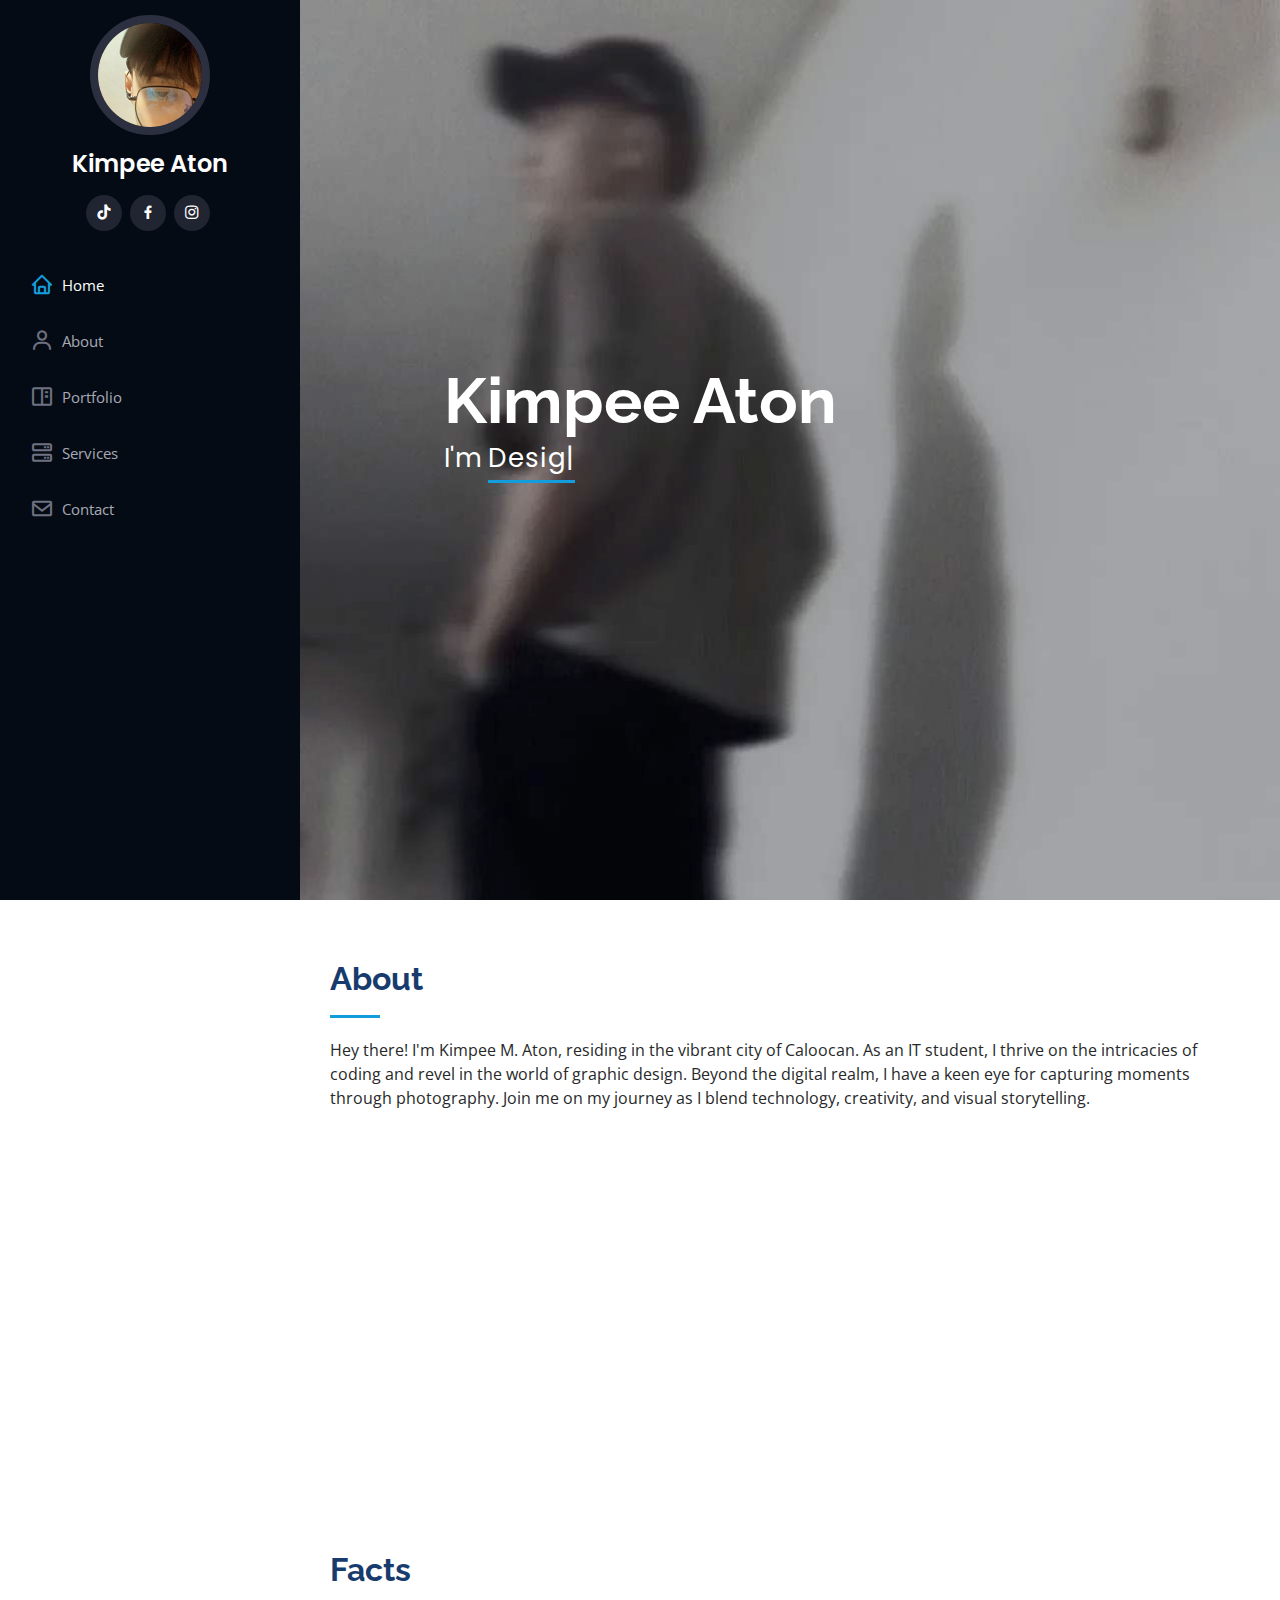
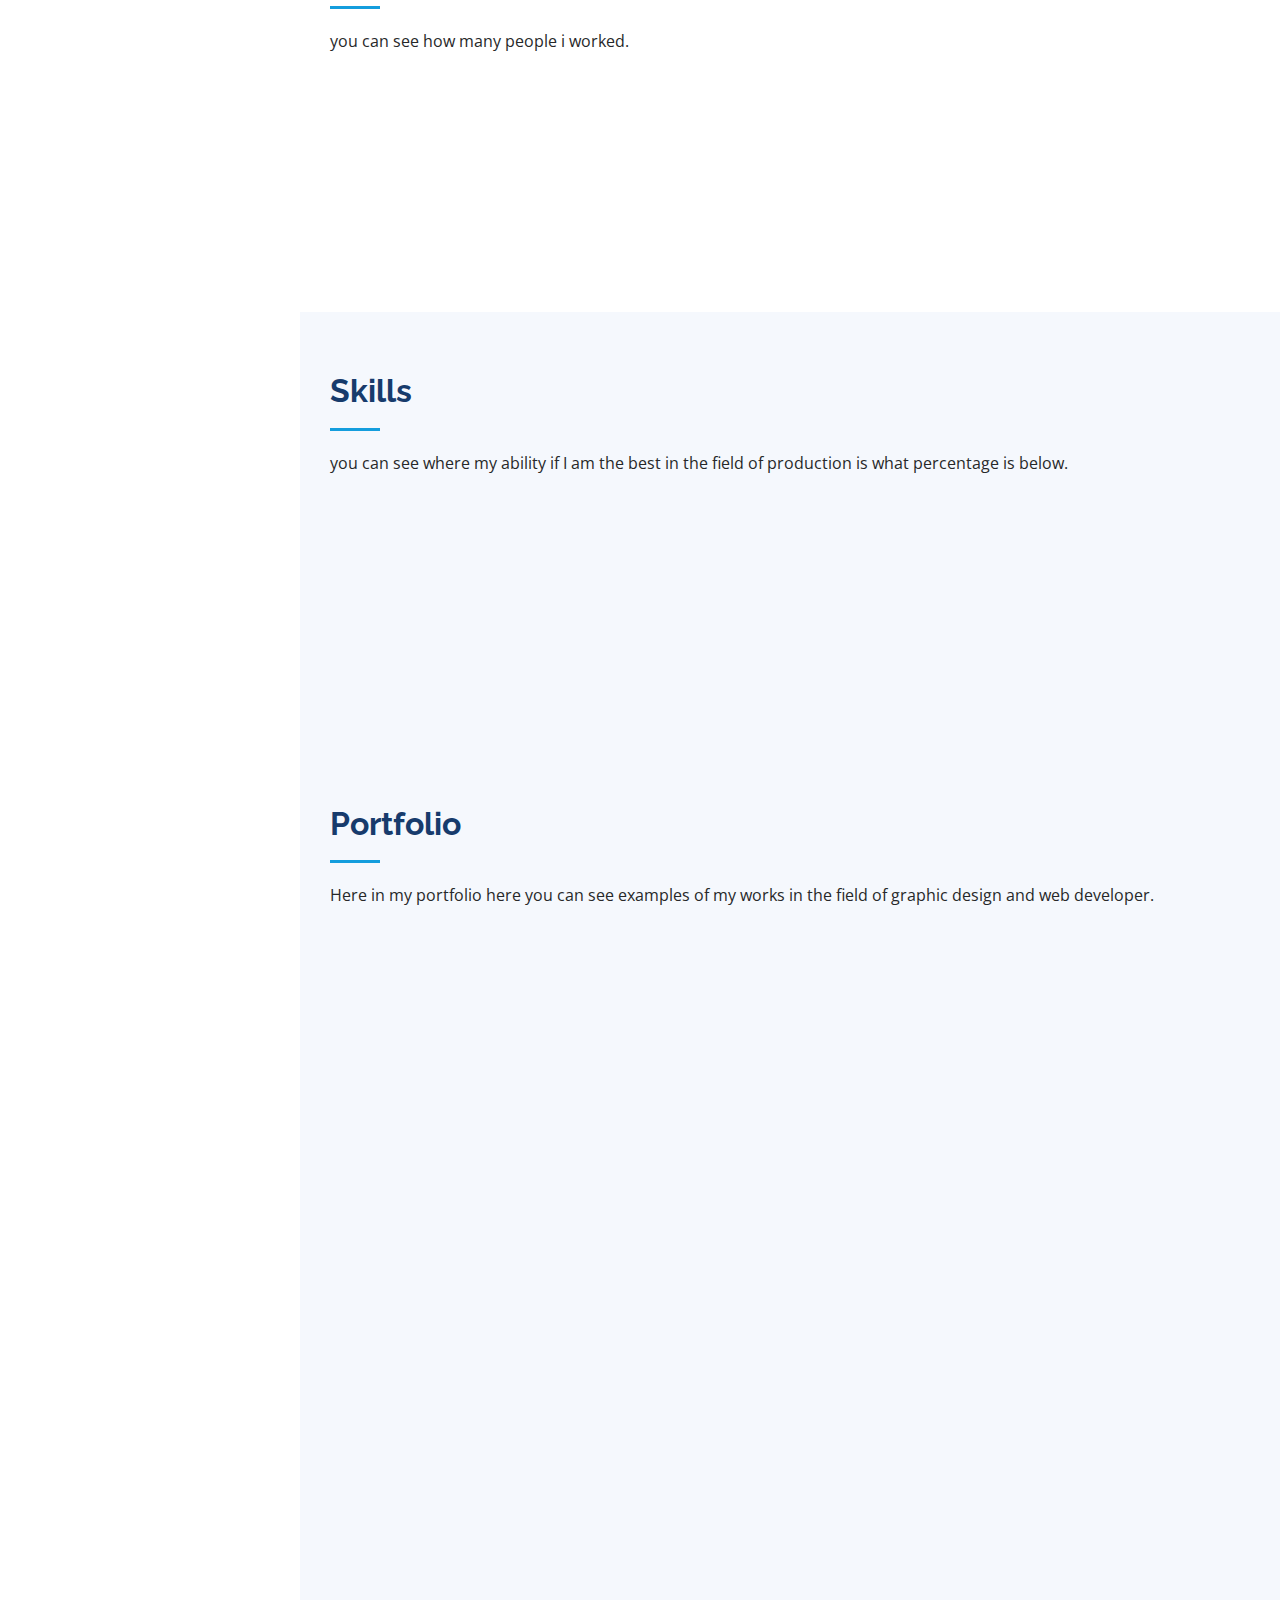
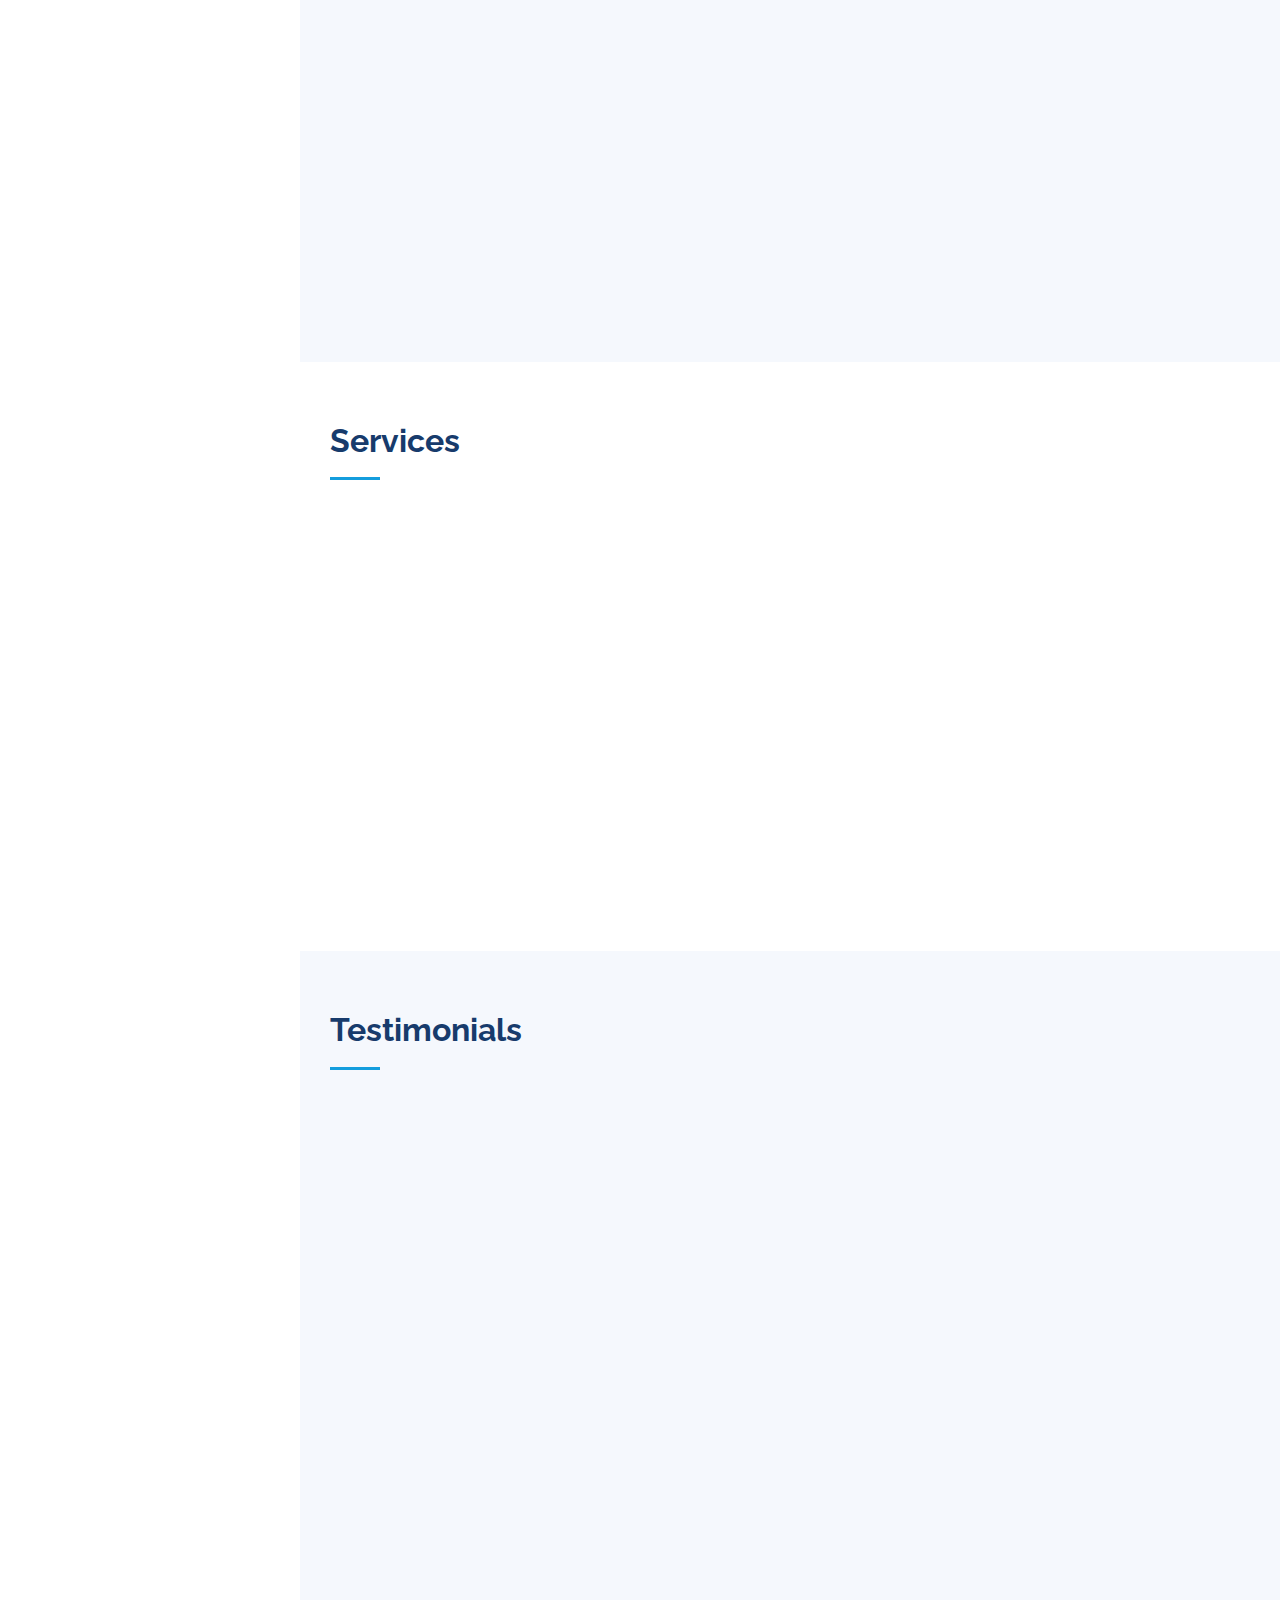
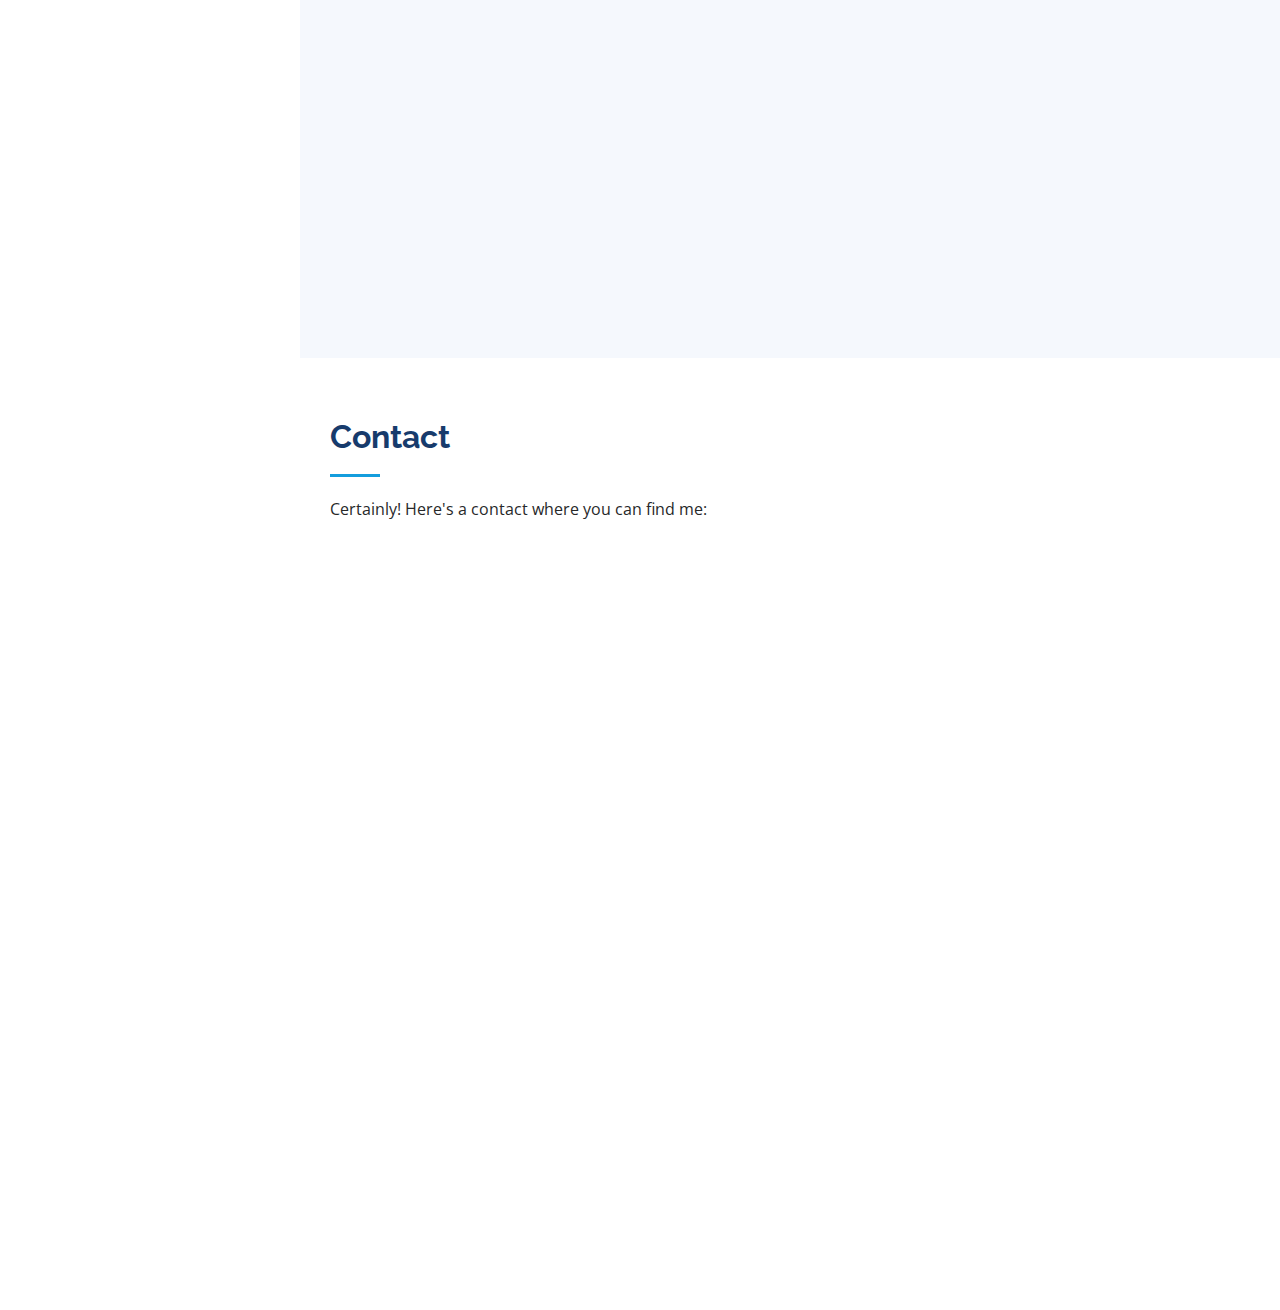
<file: index.html>
<!DOCTYPE html>
<html lang="en">

<head>
  <meta charset="utf-8">
  <meta content="width=device-width, initial-scale=1.0" name="viewport">

  <title>Portfolio Bootstrap</title>
  <meta content="" name="description">
  <meta content="" name="keywords">

  <!-- Favicons -->
  <link href="assets/img/favicon.png" rel="icon">
  <link href="assets/img/apple-touch-icon.png" rel="apple-touch-icon">

  <!-- Google Fonts -->
  <link href="https://fonts.googleapis.com/css?family=Open+Sans:300,300i,400,400i,600,600i,700,700i|Raleway:300,300i,400,400i,500,500i,600,600i,700,700i|Poppins:300,300i,400,400i,500,500i,600,600i,700,700i" rel="stylesheet">

  <!-- Vendor CSS Files -->
  <link href="assets/vendor/aos/aos.css" rel="stylesheet">
  <link href="assets/vendor/bootstrap/css/bootstrap.min.css" rel="stylesheet">
  <link href="assets/vendor/bootstrap-icons/bootstrap-icons.css" rel="stylesheet">
  <link href="assets/vendor/boxicons/css/boxicons.min.css" rel="stylesheet">
  <link href="assets/vendor/glightbox/css/glightbox.min.css" rel="stylesheet">
  <link href="assets/vendor/swiper/swiper-bundle.min.css" rel="stylesheet">

  <!-- Template Main CSS File -->
  <link href="assets/css/style.css" rel="stylesheet">

  <!-- =======================================================
  * Template Name: iPortfolio
  * Template URL: https://bootstrapmade.com/iportfolio-bootstrap-portfolio-websites-template/
  * Updated: Mar 17 2024 with Bootstrap v5.3.3
  * Author: BootstrapMade.com
  * License: https://bootstrapmade.com/license/
  ======================================================== -->
</head>

<body>

  <!-- ======= Mobile nav toggle button ======= -->
  <i class="bi bi-list mobile-nav-toggle d-xl-none"></i>

  <!-- ======= Header ======= -->
  <header id="header">
    <div class="d-flex flex-column">

      <div class="profile">
        <img src="assets/img/prof 1.jpg" alt="" class="img-fluid rounded-circle">
        <h1 class="text-light"><a href="index.html">Kimpee Aton</a></h1>
        <div class="social-links mt-3 text-center">
          <a href="https://www.tiktok.com/@kimaton6?_t=8mcjydPYd9d&_r=1" class="tiktok"><i class="bx bxl-tiktok"></i></a>
          <a href="https://web.facebook.com/profile.php?id=100095316364782&sk=about" class="facebook"><i class="bx bxl-facebook"></i></a>
          <a href="https://www.instagram.com/kim_nota06/" class="instagram"><i class="bx bxl-instagram"></i></a>
        </div>
      </div>

      <nav id="navbar" class="nav-menu navbar">
        <ul>
          <li><a href="#hero" class="nav-link scrollto active"><i class="bx bx-home"></i> <span>Home</span></a></li>
          <li><a href="#about" class="nav-link scrollto"><i class="bx bx-user"></i> <span>About</span></a></li>
          <li><a href="#portfolio" class="nav-link scrollto"><i class="bx bx-book-content"></i> <span>Portfolio</span></a></li>
          <li><a href="#services" class="nav-link scrollto"><i class="bx bx-server"></i> <span>Services</span></a></li>
          <li><a href="#contact" class="nav-link scrollto"><i class="bx bx-envelope"></i> <span>Contact</span></a></li>
        </ul>
      </nav><!-- .nav-menu -->
    </div>
  </header><!-- End Header -->

  <!-- ======= Hero Section ======= -->
  <section id="hero" class="d-flex flex-column justify-content-center align-items-center">
    <div class="hero-container" data-aos="fade-in">
      <h1>Kimpee Aton</h1>
      <p>I'm <span class="typed" data-typed-items="Designer, Developer, Freelancer, Editor"></span></p>
    </div>
  </section><!-- End Hero -->

  <main id="main">

    <!-- ======= About Section ======= -->
    <section id="about" class="about">
      <div class="container">

        <div class="section-title">
          <h2>About</h2>
          <p>Hey there! I'm Kimpee M. Aton, residing in the vibrant city of Caloocan. As an IT student, I thrive on the intricacies of coding and revel in the world of graphic design. Beyond the digital realm, I have a keen eye for capturing moments through photography. Join me on my journey as I blend technology, creativity, and visual storytelling.</p>
        </div>

        <div class="row">
          <div class="col-lg-4" data-aos="fade-right">
            <img src="assets/img/about.jpg" class="img-fluid" alt="">
          </div>
          <div class="col-lg-8 pt-4 pt-lg-0 content" data-aos="fade-left">
            <h3>Graphic Designer &amp; Web Developer.</h3>
            <div class="row">
              <div class="col-lg-6">
                <ul>
                  <li><i class="bi bi-chevron-right"></i> <strong>Birthday:</strong> <span>6 September 2003</span></li>
                  <li><i class="bi bi-chevron-right"></i> <strong>Phone:</strong> <span>+364-22-87</span></li>
                  <li><i class="bi bi-chevron-right"></i> <strong>City:</strong> <span>Caloocan City Manila</span></li>
                  <li><i class="bi bi-chevron-right"></i> <strong>Hobbies:</strong> <span>Playing Moba Games and Playing Basketball and Lastly bond with my family.</span></li>
                </ul>
              </div>
              <div class="col-lg-6">
                <ul>
                  <li><i class="bi bi-chevron-right"></i> <strong>Age:</strong> <span>20</span></li>
                  <li><i class="bi bi-chevron-right"></i> <strong>Talent:</strong> <span>SInging & Dancing</span></li>
                  <li><i class="bi bi-chevron-right"></i> <strong>Email:</strong> <span>k1mpeeaton06@gmail.com</span></li>
                  <li><i class="bi bi-chevron-right"></i> <strong>Editor:</strong> <span>Available</span></li>
                </ul>
              </div>
          </div>
        </div>

      </div>
    </section><!-- End About Section -->

    <!-- ======= Facts Section ======= -->
    <section id="facts" class="facts">
      <div class="container">

        <div class="section-title">
          <h2>Facts</h2>
          <p>you can see how many people i worked.</p>
        </div>

        <div class="row no-gutters">

          <div class="col-lg-3 col-md-6 d-md-flex align-items-md-stretch" data-aos="fade-up">
            <div class="count-box">
              <i class="bi bi-emoji-smile"></i>
              <span data-purecounter-start="0" data-purecounter-end="100" data-purecounter-duration="1" class="purecounter"></span>
              <p><strong>Happy People</strong> satisfied people</p>
            </div>
          </div>

          <div class="col-lg-3 col-md-6 d-md-flex align-items-md-stretch" data-aos="fade-up" data-aos-delay="100">
            <div class="count-box">
              <i class="bi bi-journal-richtext"></i>
              <span data-purecounter-start="0" data-purecounter-end="10" data-purecounter-duration="1" class="purecounter"></span>
              <p><strong>Projects</strong></p>
            </div>
          </div>

          <div class="col-lg-3 col-md-6 d-md-flex align-items-md-stretch" data-aos="fade-up" data-aos-delay="200">
            <div class="count-box">
              <i class="bi bi-headset"></i>
              <span data-purecounter-start="0" data-purecounter-end="1" data-purecounter-duration="1" class="purecounter"></span>
              <p><strong>Hours Of Support</strong></p>
            </div>
          </div>

          <div class="col-lg-3 col-md-6 d-md-flex align-items-md-stretch" data-aos="fade-up" data-aos-delay="300">
            <div class="count-box">
              <i class="bi bi-people"></i>
              <span data-purecounter-start="0" data-purecounter-end="3" data-purecounter-duration="1" class="purecounter"></span>
              <p><strong>Helping me</strong></p>
            </div>
          </div>

        </div>

      </div>
    </section><!-- End Facts Section -->

    <!-- ======= Skills Section ======= -->
    <section id="skills" class="skills section-bg">
      <div class="container">

        <div class="section-title">
          <h2>Skills</h2>
          <p>you can see where my ability if I am the best in the field of production is what percentage is below.</p>
        </div>

        <div class="row skills-content">

          <div class="col-lg-6" data-aos="fade-up">

            <div class="progress">
              <span class="skill">HTML <i class="val">100%</i></span>
              <div class="progress-bar-wrap">
                <div class="progress-bar" role="progressbar" aria-valuenow="100" aria-valuemin="0" aria-valuemax="100"></div>
              </div>
            </div>

            <div class="progress">
              <span class="skill">CSS <i class="val">90%</i></span>
              <div class="progress-bar-wrap">
                <div class="progress-bar" role="progressbar" aria-valuenow="90" aria-valuemin="0" aria-valuemax="100"></div>
              </div>
            </div>

            <div class="progress">
              <span class="skill">JavaScript <i class="val">75%</i></span>
              <div class="progress-bar-wrap">
                <div class="progress-bar" role="progressbar" aria-valuenow="75" aria-valuemin="0" aria-valuemax="100"></div>
              </div>
            </div>

          </div>

          <div class="col-lg-6" data-aos="fade-up" data-aos-delay="100">

            <div class="progress">
              <span class="skill">PHP <i class="val">80%</i></span>
              <div class="progress-bar-wrap">
                <div class="progress-bar" role="progressbar" aria-valuenow="80" aria-valuemin="0" aria-valuemax="100"></div>
              </div>
            </div>

            <div class="progress">
              <span class="skill">WordPress/CMS <i class="val">90%</i></span>
              <div class="progress-bar-wrap">
                <div class="progress-bar" role="progressbar" aria-valuenow="90" aria-valuemin="0" aria-valuemax="100"></div>
              </div>
            </div>

            <div class="progress">
              <span class="skill">Photoshop <i class="val">100%</i></span>
              <div class="progress-bar-wrap">
                <div class="progress-bar" role="progressbar" aria-valuenow="100" aria-valuemin="0" aria-valuemax="100"></div>
              </div>
            </div>

          </div>

        </div>

      </div>
    </section><!-- End Skills Section -->


    <!-- ======= Portfolio Section ======= -->
    <section id="portfolio" class="portfolio section-bg">
      <div class="container">

        <div class="section-title">
          <h2>Portfolio</h2>
          <p>Here in my portfolio here you can see examples of my works in the field of graphic design and web developer.</p>
        </div>

        <div class="row" data-aos="fade-up">
          <div class="col-lg-12 d-flex justify-content-center">
            <ul id="portfolio-flters">
              <li data-filter="*" class="filter-active">All</li>
              <li data-filter=".filter-app">App</li>
              <li data-filter=".filter-card">Card</li>
              <li data-filter=".filter-web">Web</li>
            </ul>
          </div>
        </div>

        <div class="row portfolio-container" data-aos="fade-up" data-aos-delay="100">

          <div class="col-lg-4 col-md-6 portfolio-item filter-app">
            <div class="portfolio-wrap">
              <img src="assets/img/portfolio/portfolio 1.jpg" class="img-fluid" alt="">
              <div class="portfolio-links">
                <a href="assets/img/portfolio/portfolio 1.jpg" data-gallery="portfolioGallery" class="portfolio-lightbox" title="App 1"><i class="bx bx-plus"></i></a>
                <a href="portfolio-details.html" title="More Details"><i class="bx bx-link"></i></a>
              </div>
            </div>
          </div>

          <div class="col-lg-4 col-md-6 portfolio-item filter-web">
            <div class="portfolio-wrap">
              <img src="assets/img/portfolio/portfolio 2.jpg" class="img-fluid" alt="">
              <div class="portfolio-links">
                <a href="assets/img/portfolio/portfolio 2.jpg" data-gallery="portfolioGallery" class="portfolio-lightbox" title="Web 3"><i class="bx bx-plus"></i></a>
                <a href="portfolio-details.html" title="More Details"><i class="bx bx-link"></i></a>
              </div>
            </div>
          </div>

          <div class="col-lg-4 col-md-6 portfolio-item filter-app">
            <div class="portfolio-wrap">
              <img src="assets/img/portfolio/portfolio 3.jpg" class="img-fluid" alt="">
              <div class="portfolio-links">
                <a href="assets/img/portfolio/portfolio 3.jpg" data-gallery="portfolioGallery" class="portfolio-lightbox" title="App 2"><i class="bx bx-plus"></i></a>
                <a href="portfolio-details.html" title="More Details"><i class="bx bx-link"></i></a>
              </div>
            </div>
          </div>

          <div class="col-lg-4 col-md-6 portfolio-item filter-card">
            <div class="portfolio-wrap">
              <img src="assets/img/portfolio/portfolio 4.jpg" class="img-fluid" alt="">
              <div class="portfolio-links">
                <a href="assets/img/portfolio/portfolio 4.jpg" data-gallery="portfolioGallery" class="portfolio-lightbox" title="Card 2"><i class="bx bx-plus"></i></a>
                <a href="portfolio-details.html" title="More Details"><i class="bx bx-link"></i></a>
              </div>
            </div>
          </div>

          <div class="col-lg-4 col-md-6 portfolio-item filter-web">
            <div class="portfolio-wrap">
              <img src="assets/img/portfolio/portfolio 5.jpg" class="img-fluid" alt="">
              <div class="portfolio-links">
                <a href="assets/img/portfolio/portfolio 5.jpg" data-gallery="portfolioGallery" class="portfolio-lightbox" title="Web 2"><i class="bx bx-plus"></i></a>
                <a href="portfolio-details.html" title="More Details"><i class="bx bx-link"></i></a>
              </div>
            </div>
          </div>

          <div class="col-lg-4 col-md-6 portfolio-item filter-app">
            <div class="portfolio-wrap">
              <img src="assets/img/portfolio/portfolio 6.jpg" class="img-fluid" alt="">
              <div class="portfolio-links">
                <a href="assets/img/portfolio/portfolio 6.jpg" data-gallery="portfolioGallery" class="portfolio-lightbox" title="App 3"><i class="bx bx-plus"></i></a>
                <a href="portfolio-details.html" title="More Details"><i class="bx bx-link"></i></a>
              </div>
            </div>
          </div>

          <div class="col-lg-4 col-md-6 portfolio-item filter-card">
            <div class="portfolio-wrap">
              <img src="assets/img/portfolio/portfolio 7.jpg" class="img-fluid" alt="">
              <div class="portfolio-links">
                <a href="assets/img/portfolio/portfolio 7.jpg" data-gallery="portfolioGallery" class="portfolio-lightbox" title="Card 1"><i class="bx bx-plus"></i></a>
                <a href="portfolio-details.html" title="More Details"><i class="bx bx-link"></i></a>
              </div>
            </div>
          </div>

          <div class="col-lg-4 col-md-6 portfolio-item filter-card">
            <div class="portfolio-wrap">
              <img src="assets/img/portfolio/portfolio 8.jpg" class="img-fluid" alt="">
              <div class="portfolio-links">
                <a href="assets/img/portfolio/portfolio 8.jpg" data-gallery="portfolioGallery" class="portfolio-lightbox" title="Card 3"><i class="bx bx-plus"></i></a>
                <a href="portfolio-details.html" title="More Details"><i class="bx bx-link"></i></a>
              </div>
            </div>
          </div>

          <div class="col-lg-4 col-md-6 portfolio-item filter-web">
            <div class="portfolio-wrap">
              <img src="assets/img/portfolio/portfolio 9.jpg" class="img-fluid" alt="">
              <div class="portfolio-links">
                <a href="assets/img/portfolio/portfolio 9.jpg" data-gallery="portfolioGallery" class="portfolio-lightbox" title="Web 3"><i class="bx bx-plus"></i></a>
                <a href="portfolio-details.html" title="More Details"><i class="bx bx-link"></i></a>
              </div>
            </div>
          </div>

        </div>

      </div>
    </section><!-- End Portfolio Section -->

    <!-- ======= Services Section ======= -->
    <section id="services" class="services">
      <div class="container">

        <div class="section-title">
          <h2>Services</h2>
        </div>

        <div class="row">
          <div class="col-lg-4 col-md-6 icon-box" data-aos="fade-up">
            <div class="icon"><i class="bi bi-briefcase"></i></div>
            <h4 class="title"><a href="">Job Experience</a></h4>
            <p class="description">I used to work after the pandemic like senior high in grade 11 and I manage a design for my boss businesses.</p>
          </div>
          <div class="col-lg-4 col-md-6 icon-box" data-aos="fade-up" data-aos-delay="100">
            <div class="icon"><i class="bi bi-card-checklist"></i></div>
            <h4 class="title"><a href="">Language</a></h4>
            <p class="description">I have already familiarized myself in HTML/CSS, C#.</p>
          </div>
          <div class="col-lg-4 col-md-6 icon-box" data-aos="fade-up" data-aos-delay="200">
            <div class="icon"><i class="bi bi-bar-chart"></i></div>
            <h4 class="title"><a href="">Web Design</a></h4>
            <p class="description">i tried little but i choose to learn more</p>
          </div>
          <div class="col-lg-4 col-md-6 icon-box" data-aos="fade-up" data-aos-delay="300">
            <div class="icon"><i class="bi bi-binoculars"></i></div>
            <h4 class="title"><a href="">Mobile Apps</a></h4>
            <p class="description">in my senior high days we went to the event at sti about gaming development and tried to create a game like mario in 2D.</p>
          </div>
          <div class="col-lg-4 col-md-6 icon-box" data-aos="fade-up" data-aos-delay="400">
            <div class="icon"><i class="bi bi-brightness-high"></i></div>
            <h4 class="title"><a href="">Analytics</a></h4>
            <p class="description">As a College i started to study of coding and programming and designing.</p>
          </div>
          <div class="col-lg-4 col-md-6 icon-box" data-aos="fade-up" data-aos-delay="500">
            <div class="icon"><i class="bi bi-calendar4-week"></i></div>
            <h4 class="title"><a href="">Designing</a></h4>
            <p class="description">im tried much editing apps but Photoshop is the best for me for designing.</p>
          </div>
        </div>

      </div>
    </section><!-- End Services Section -->

    <!-- ======= Testimonials Section ======= -->
    <section id="testimonials" class="testimonials section-bg">
      <div class="container">

        <div class="section-title">
          <h2>Testimonials</h2>
        </div>

        <div class="testimonials-slider swiper" data-aos="fade-up" data-aos-delay="100">
          <div class="swiper-wrapper">

            <div class="swiper-slide">
              <div class="testimonial-item" data-aos="fade-up">
                <p>
                  <i class="bx bxs-quote-alt-left quote-icon-left"></i>
                  Kimpee M. Aton is an invaluable asset to our team. Their passion for graphic design and expertise in IT bring a unique perspective to our projects. Kimpee's dedication to excellence and ability to adapt to new challenges have consistently impressed me. Their creativity and attention to detail have elevated our brand's visual identity, and their contributions have significantly impacted our success. I have full confidence in Kimpee's abilities and am grateful to have them as part of our team.
                  <i class="bx bxs-quote-alt-right quote-icon-right"></i>
                </p>
                <img src="assets/img/testimonials/testimonials-1.jpg" class="testimonial-img" alt="">
                <h3>Saul Goodman</h3>
                <h4>Ceo &amp; Founder</h4>
              </div>
            </div><!-- End testimonial item -->

            <div class="swiper-slide">
              <div class="testimonial-item" data-aos="fade-up" data-aos-delay="100">
                <p>
                  <i class="bx bxs-quote-alt-left quote-icon-left"></i>
                  Kimpee M. Aton is an exceptional designer with a remarkable ability to bring concepts to life. Their keen eye for detail, coupled with a deep understanding of design principles, consistently results in captivating visuals that exceed expectations. Kimpee's creativity knows no bounds, and their dedication to delivering high-quality work is truly commendable. Working with Kimpee has been an absolute pleasure, and I highly recommend their services to anyone seeking innovative and impactful design solutions.
                  <i class="bx bxs-quote-alt-right quote-icon-right"></i>
                </p>
                <img src="assets/img/testimonials/testimonials-2.jpg" class="testimonial-img" alt="">
                <h3>Sara Wilsson</h3>
                <h4>Designer</h4>
              </div>
            </div><!-- End testimonial item -->

            <div class="swiper-slide">
              <div class="testimonial-item" data-aos="fade-up" data-aos-delay="200">
                <p>
                  <i class="bx bxs-quote-alt-left quote-icon-left"></i>
                  Kimpee M. Aton has been a game-changer for our business. Their talent in graphic design and expertise in shirt printing have transformed our merchandise offerings. Kimpee's creative designs have attracted a whole new customer base, and their attention to detail ensures that every shirt is of the highest quality. Working with Kimpee has been seamless; they are reliable, efficient, and always go above and beyond to meet our needs. I highly recommend Kimpee to anyone looking to enhance their product line with unique and eye-catching designs.
                  <i class="bx bxs-quote-alt-right quote-icon-right"></i>
                </p>
                <img src="assets/img/testimonials/testimonials-3.jpg" class="testimonial-img" alt="">
                <h3>Jena Karlis</h3>
                <h4>Store Owner</h4>
              </div>
            </div><!-- End testimonial item -->

            <div class="swiper-slide">
              <div class="testimonial-item" data-aos="fade-up" data-aos-delay="300">
                <p>
                  <i class="bx bxs-quote-alt-left quote-icon-left"></i>
                  Working with Kimpee M. Aton has been an absolute pleasure. Their professionalism, creativity, and attention to detail make them a standout designer in the freelance community. Kimpee's ability to grasp project requirements quickly and deliver exceptional results sets them apart. Their collaborative nature and willingness to go the extra mile make them a valuable partner on any project. I highly recommend Kimpee to anyone in need of top-notch design services.
                  <i class="bx bxs-quote-alt-right quote-icon-right"></i>
                </p>
                <img src="assets/img/testimonials/testimonials-4.jpg" class="testimonial-img" alt="">
                <h3>Matt Brandon</h3>
                <h4>Freelancer</h4>
              </div>
            </div><!-- End testimonial item -->

            <div class="swiper-slide">
              <div class="testimonial-item" data-aos="fade-up" data-aos-delay="400">
                <p>
                  <i class="bx bxs-quote-alt-left quote-icon-left"></i>
                  Kimpee M. Aton is a talented designer with a keen eye for detail and a strong grasp of design principles. Their work consistently demonstrates a high level of creativity and professionalism. As an editor, I've had the pleasure of collaborating with Kimpee on various projects, and I've always been impressed by their ability to translate concepts into visually stunning designs. Kimpee's dedication to their craft and their commitment to delivering top-quality work make them a valuable asset to any team. I highly recommend Kimpee for their exceptional design skills and their strong work ethic.
                  <i class="bx bxs-quote-alt-right quote-icon-right"></i>
                </p>
                <img src="assets/img/testimonials/testimonials-5.jpg" class="testimonial-img" alt="">
                <h3>John Larson</h3>
                <h4>Professional Editor</h4>
              </div>
            </div><!-- End testimonial item -->

          </div>
          <div class="swiper-pagination"></div>
        </div>

      </div>
    </section><!-- End Testimonials Section -->

    <!-- ======= Contact Section ======= -->
    <section id="contact" class="contact">
      <div class="container">

        <div class="section-title">
          <h2>Contact</h2>
          <p>Certainly! Here's a contact where you can find me:</p>
        </div>

        <div class="row" data-aos="fade-in">

          <div class="col-lg-5 d-flex align-items-stretch">
            <div class="info">
              <div class="address">
                <i class="bi bi-geo-alt"></i>
                <h4>Location:</h4>
                <p>#31 General Tirona St. Bagong Barrio Caloocan City Manila Philippines</p>
              </div>

              <div class="email">
                <i class="bi bi-envelope"></i>
                <h4>Email:</h4>
                <p>k1mpeeaton06@gmail.com</p>
              </div>

              <div class="phone">
                <i class="bi bi-phone"></i>
                <h4>Call:</h4>
                <p>+63 09694 825 195</p>
              </div>

              <iframe src="https://www.google.com/maps/embed?pb=!1m18!1m12!1m3!1d3859.9014341830293!2d120.9970155317343!3d14.66153469407934!2m3!1f0!2f0!3f0!3m2!1i1024!2i768!4f13.1!3m3!1m2!1s0x3397b69ae96f0b0d%3A0xfb4e809e3fdd8850!2s31%20General%20Tirona%2C%20Bagong%20Barrio%20West%2C%20Manila%2C%20Metro%20Manila!5e0!3m2!1sen!2sph!4v1716498618462!5m2!1sen!2sph" frameborder="0" style="border:0; width: 100%; height: 290px;" allowfullscreen></iframe>
            </div>

          </div>

          <div class="col-lg-7 mt-5 mt-lg-0 d-flex align-items-stretch">
            <form action="forms/contact.php" method="post" role="form" class="php-email-form">
              <div class="row">
                <div class="form-group col-md-6">
                  <label for="name">Your Name</label>
                  <input type="text" name="name" class="form-control" id="name" required>
                </div>
                <div class="form-group col-md-6">
                  <label for="name">Your Email</label>
                  <input type="email" class="form-control" name="email" id="email" required>
                </div>
              </div>
              <div class="form-group">
                <label for="name">Subject</label>
                <input type="text" class="form-control" name="subject" id="subject" required>
              </div>
              <div class="form-group">
                <label for="name">Message</label>
                <textarea class="form-control" name="message" rows="10" required></textarea>
              </div>
              <div class="my-3">
                <div class="loading">Loading</div>
                <div class="error-message"></div>
                <div class="sent-message">Your message has been sent. Thank you!</div>
              </div>
              <div class="text-center"><button type="submit">Send Message</button></div>
            </form>
          </div>

        </div>

      </div>
    </section><!-- End Contact Section -->

  </main><!-- End #main -->

  <!-- ======= Footer ======= -->
  <footer id="footer">
    </div>
  </footer><!-- End  Footer -->

  <a href="#" class="back-to-top d-flex align-items-center justify-content-center"><i class="bi bi-arrow-up-short"></i></a>

  <!-- Vendor JS Files -->
  <script src="assets/vendor/purecounter/purecounter_vanilla.js"></script>
  <script src="assets/vendor/aos/aos.js"></script>
  <script src="assets/vendor/bootstrap/js/bootstrap.bundle.min.js"></script>
  <script src="assets/vendor/glightbox/js/glightbox.min.js"></script>
  <script src="assets/vendor/isotope-layout/isotope.pkgd.min.js"></script>
  <script src="assets/vendor/swiper/swiper-bundle.min.js"></script>
  <script src="assets/vendor/typed.js/typed.umd.js"></script>
  <script src="assets/vendor/waypoints/noframework.waypoints.js"></script>
  <script src="assets/vendor/php-email-form/validate.js"></script>

  <!-- Template Main JS File -->
  <script src="assets/js/main.js"></script>

</body>

</html>
</file>
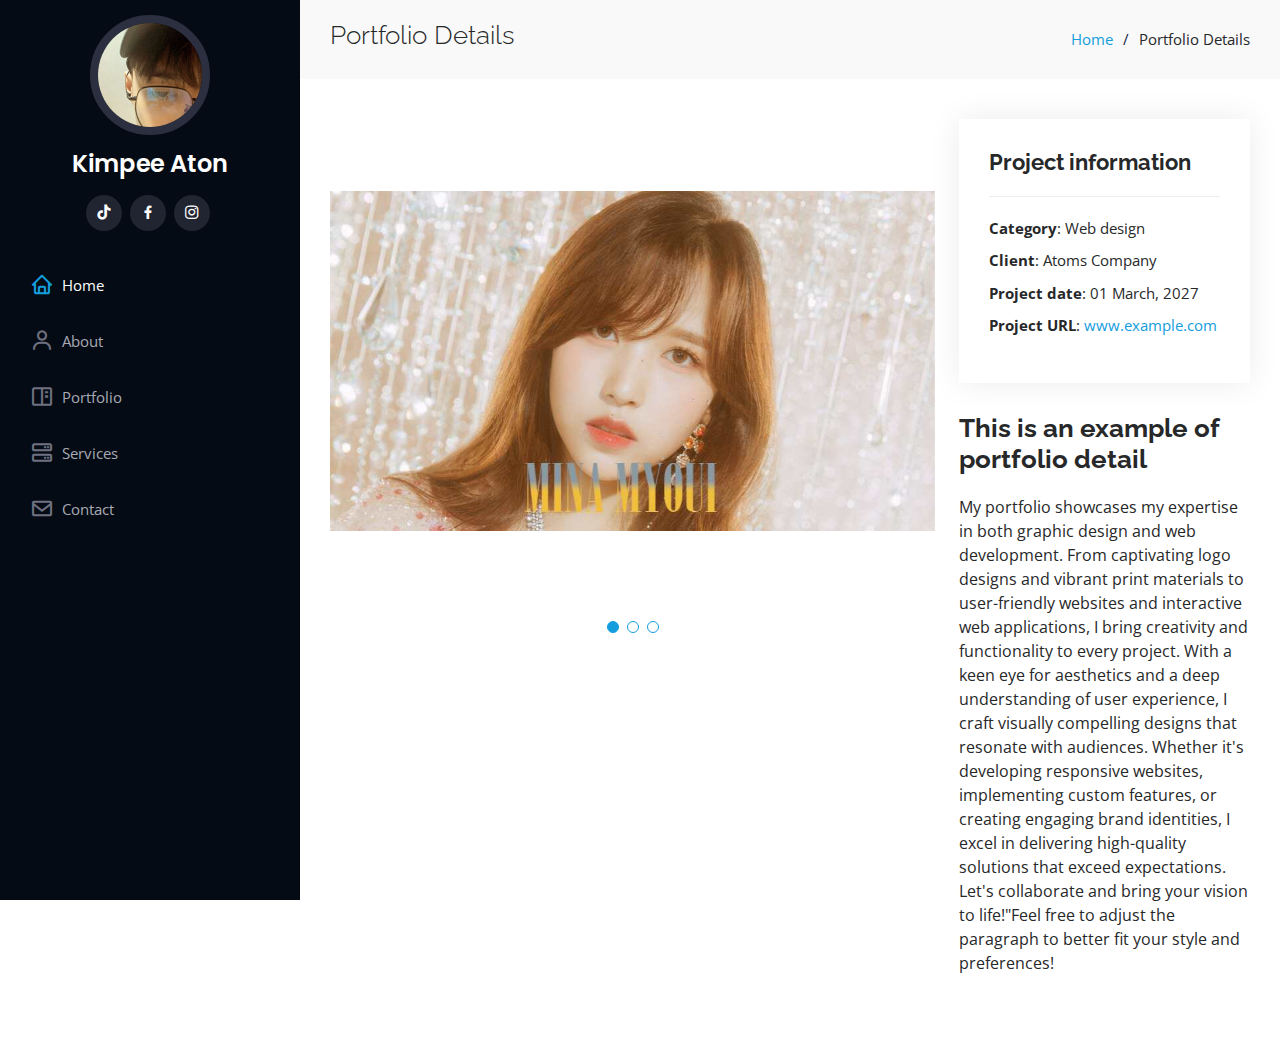
<file: portfolio-details.html>
<!DOCTYPE html>
<html lang="en">

<head>
  <meta charset="utf-8">
  <meta content="width=device-width, initial-scale=1.0" name="viewport">

  <title>Portfolio Details - Portfolio Bootstrap Template</title>
  <meta content="" name="description">
  <meta content="" name="keywords">

  <!-- Favicons -->
  <link href="assets/img/favicon.png" rel="icon">
  <link href="assets/img/apple-touch-icon.png" rel="apple-touch-icon">

  <!-- Google Fonts -->
  <link href="https://fonts.googleapis.com/css?family=Open+Sans:300,300i,400,400i,600,600i,700,700i|Raleway:300,300i,400,400i,500,500i,600,600i,700,700i|Poppins:300,300i,400,400i,500,500i,600,600i,700,700i" rel="stylesheet">

  <!-- Vendor CSS Files -->
  <link href="assets/vendor/aos/aos.css" rel="stylesheet">
  <link href="assets/vendor/bootstrap/css/bootstrap.min.css" rel="stylesheet">
  <link href="assets/vendor/bootstrap-icons/bootstrap-icons.css" rel="stylesheet">
  <link href="assets/vendor/boxicons/css/boxicons.min.css" rel="stylesheet">
  <link href="assets/vendor/glightbox/css/glightbox.min.css" rel="stylesheet">
  <link href="assets/vendor/swiper/swiper-bundle.min.css" rel="stylesheet">

  <!-- Template Main CSS File -->
  <link href="assets/css/style.css" rel="stylesheet">

  <!-- =======================================================
  * Template Name: iPortfolio
  * Template URL: https://bootstrapmade.com/iportfolio-bootstrap-portfolio-websites-template/
  * Updated: Mar 17 2024 with Bootstrap v5.3.3
  * Author: BootstrapMade.com
  * License: https://bootstrapmade.com/license/
  ======================================================== -->
</head>

<body>

  <!-- ======= Mobile nav toggle button ======= -->
  <i class="bi bi-list mobile-nav-toggle d-xl-none"></i>

  <!-- ======= Header ======= -->
  <header id="header">
    <div class="d-flex flex-column">

      <div class="profile">
        <img src="assets/img/prof 1.jpg" alt="" class="img-fluid rounded-circle">
        <h1 class="text-light"><a href="index.html">Kimpee Aton</a></h1>
        <div class="social-links mt-3 text-center">
          <a href="https://www.tiktok.com/@kimaton6?_t=8mcjydPYd9d&_r=1" class="tiktok"><i class="bx bxl-tiktok"></i></a>
          <a href="https://web.facebook.com/profile.php?id=100095316364782&sk=about" class="facebook"><i class="bx bxl-facebook"></i></a>
          <a href="https://www.instagram.com/kim_nota06/" class="instagram"><i class="bx bxl-instagram"></i></a>
        </div>
      </div>

      <nav id="navbar" class="nav-menu navbar">
        <ul>
          <li><a href="#hero" class="nav-link scrollto active"><i class="bx bx-home"></i> <span>Home</span></a></li>
          <li><a href="#about" class="nav-link scrollto"><i class="bx bx-user"></i> <span>About</span></a></li>
          <li><a href="#portfolio" class="nav-link scrollto"><i class="bx bx-book-content"></i> <span>Portfolio</span></a></li>
          <li><a href="#services" class="nav-link scrollto"><i class="bx bx-server"></i> <span>Services</span></a></li>
          <li><a href="#contact" class="nav-link scrollto"><i class="bx bx-envelope"></i> <span>Contact</span></a></li>
        </ul>
      </nav><!-- .nav-menu -->
    </div>
  </header><!-- End Header -->

  <main id="main">

    <!-- ======= Breadcrumbs ======= -->
    <section id="breadcrumbs" class="breadcrumbs">
      <div class="container">

        <div class="d-flex justify-content-between align-items-center">
          <h2>Portfolio Details</h2>
          <ol>
            <li><a href="index.html">Home</a></li>
            <li>Portfolio Details</li>
          </ol>
        </div>

      </div>
    </section><!-- End Breadcrumbs -->

    <!-- ======= Portfolio Details Section ======= -->
    <section id="portfolio-details" class="portfolio-details">
      <div class="container">

        <div class="row gy-4">

          <div class="col-lg-8">
            <div class="portfolio-details-slider swiper">
              <div class="swiper-wrapper align-items-center">

                <div class="swiper-slide">
                  <img src="assets/img/portfolio/portfolio 1 details.jpg" alt="">
                </div>

                <div class="swiper-slide">
                  <img src="assets/img/portfolio/portfolio 2 details.jpg" alt="">
                </div>

                <div class="swiper-slide">
                  <img src="assets/img/portfolio/portfolio 3 details.jpg" alt="">
                </div>

              </div>
              <div class="swiper-pagination"></div>
            </div>
          </div>

          <div class="col-lg-4">
            <div class="portfolio-info">
              <h3>Project information</h3>
              <ul>
                <li><strong>Category</strong>: Web design</li>
                <li><strong>Client</strong>: Atoms Company</li>
                <li><strong>Project date</strong>: 01 March, 2027</li>
                <li><strong>Project URL</strong>: <a href="#">www.example.com</a></li>
              </ul>
            </div>
            <div class="portfolio-description">
              <h2>This is an example of portfolio detail</h2>
              <p>
                My portfolio showcases my expertise in both graphic design and web development. From captivating logo designs and vibrant print materials to user-friendly websites and interactive web applications, I bring creativity and functionality to every project. With a keen eye for aesthetics and a deep understanding of user experience, I craft visually compelling designs that resonate with audiences. Whether it's developing responsive websites, implementing custom features, or creating engaging brand identities, I excel in delivering high-quality solutions that exceed expectations. Let's collaborate and bring your vision to life!"Feel free to adjust the paragraph to better fit your style and preferences!
              </p>
            </div>
          </div>

        </div>

      </div>
    </section><!-- End Portfolio Details Section -->

  </main><!-- End #main -->

  <!-- ======= Footer ======= -->
  <footer id="footer">
    <div class="container">
      </div>
    </div>
  </footer><!-- End  Footer -->

  <a href="#" class="back-to-top d-flex align-items-center justify-content-center"><i class="bi bi-arrow-up-short"></i></a>

  <!-- Vendor JS Files -->
  <script src="assets/vendor/purecounter/purecounter_vanilla.js"></script>
  <script src="assets/vendor/aos/aos.js"></script>
  <script src="assets/vendor/bootstrap/js/bootstrap.bundle.min.js"></script>
  <script src="assets/vendor/glightbox/js/glightbox.min.js"></script>
  <script src="assets/vendor/isotope-layout/isotope.pkgd.min.js"></script>
  <script src="assets/vendor/swiper/swiper-bundle.min.js"></script>
  <script src="assets/vendor/typed.js/typed.umd.js"></script>
  <script src="assets/vendor/waypoints/noframework.waypoints.js"></script>
  <script src="assets/vendor/php-email-form/validate.js"></script>

  <!-- Template Main JS File -->
  <script src="assets/js/main.js"></script>

</body>

</html>
</file>
<file: assets/css/style.css>
/**
* Template Name: iPortfolio
* Template URL: https://bootstrapmade.com/iportfolio-bootstrap-portfolio-websites-template/
* Updated: Mar 17 2024 with Bootstrap v5.3.3
* Author: BootstrapMade.com
* License: https://bootstrapmade.com/license/
*/

/*--------------------------------------------------------------
# General
--------------------------------------------------------------*/
body {
  font-family: "Open Sans", sans-serif;
  color: #272829;
}

a {
  color: #149ddd;
  text-decoration: none;
}

a:hover {
  color: #37b3ed;
  text-decoration: none;
}

h1,
h2,
h3,
h4,
h5,
h6 {
  font-family: "Raleway", sans-serif;
}

/*--------------------------------------------------------------
# Back to top button
--------------------------------------------------------------*/
.back-to-top {
  position: fixed;
  visibility: hidden;
  opacity: 0;
  right: 15px;
  bottom: 15px;
  z-index: 996;
  background: #149ddd;
  width: 40px;
  height: 40px;
  border-radius: 50px;
  transition: all 0.4s;
}

.back-to-top i {
  font-size: 28px;
  color: #fff;
  line-height: 0;
}

.back-to-top:hover {
  background: #2eafec;
  color: #fff;
}

.back-to-top.active {
  visibility: visible;
  opacity: 1;
}

/*--------------------------------------------------------------
# Header
--------------------------------------------------------------*/
#header {
  position: fixed;
  top: 0;
  left: 0;
  bottom: 0;
  width: 300px;
  transition: all ease-in-out 0.5s;
  z-index: 9997;
  transition: all 0.5s;
  padding: 0 15px;
  background: #040b14;
  overflow-y: auto;
}

#header .profile img {
  margin: 15px auto;
  display: block;
  width: 120px;
  border: 8px solid #2c2f3f;
}

#header .profile h1 {
  font-size: 24px;
  margin: 0;
  padding: 0;
  font-weight: 600;
  -moz-text-align-last: center;
  text-align-last: center;
  font-family: "Poppins", sans-serif;
}

#header .profile h1 a,
#header .profile h1 a:hover {
  color: #fff;
  text-decoration: none;
}

#header .profile .social-links a {
  font-size: 18px;
  display: inline-block;
  background: #212431;
  color: #fff;
  line-height: 1;
  padding: 8px 0;
  margin-right: 4px;
  border-radius: 50%;
  text-align: center;
  width: 36px;
  height: 36px;
  transition: 0.3s;
}

#header .profile .social-links a:hover {
  background: #149ddd;
  color: #fff;
  text-decoration: none;
}

#main {
  margin-left: 300px;
}

.container,
.container-fluid {
  padding-left: 30px;
  padding-right: 30px;
}

@media (max-width: 1199px) {
  #header {
    left: -300px;
  }

  #main {
    margin-left: 0;
  }

  .container,
  .container-fluid {
    padding-left: 12px;
    padding-right: 12px;
  }
}

/*--------------------------------------------------------------
# Navigation Menu
--------------------------------------------------------------*/
/* Desktop Navigation */
.nav-menu {
  padding: 30px 0 0 0;
}

.nav-menu * {
  margin: 0;
  padding: 0;
  list-style: none;
}

.nav-menu>ul>li {
  position: relative;
  white-space: nowrap;
}

.nav-menu a,
.nav-menu a:focus {
  display: flex;
  align-items: center;
  color: #a8a9b4;
  padding: 12px 15px;
  margin-bottom: 8px;
  transition: 0.3s;
  font-size: 15px;
}

.nav-menu a i,
.nav-menu a:focus i {
  font-size: 24px;
  padding-right: 8px;
  color: #6f7180;
}

.nav-menu a:hover,
.nav-menu .active,
.nav-menu .active:focus,
.nav-menu li:hover>a {
  text-decoration: none;
  color: #fff;
}

.nav-menu a:hover i,
.nav-menu .active i,
.nav-menu .active:focus i,
.nav-menu li:hover>a i {
  color: #149ddd;
}

/* Mobile Navigation */
.mobile-nav-toggle {
  position: fixed;
  right: 15px;
  top: 15px;
  z-index: 9998;
  border: 0;
  font-size: 24px;
  transition: all 0.4s;
  outline: none !important;
  background-color: #149ddd;
  color: #fff;
  width: 40px;
  height: 40px;
  display: inline-flex;
  align-items: center;
  justify-content: center;
  line-height: 0;
  border-radius: 50px;
  cursor: pointer;
}

.mobile-nav-active {
  overflow: hidden;
}

.mobile-nav-active #header {
  left: 0;
}

/*--------------------------------------------------------------
# Hero Section
--------------------------------------------------------------*/
#hero {
  width: 100%;
  height: 100vh;
  background: url("../img/bg2.jpg") top center;
  background-size: cover;
}

#hero:before {
  content: "";
  background: rgba(5, 13, 24, 0.3);
  position: absolute;
  bottom: 0;
  top: 0;
  left: 0;
  right: 0;
  z-index: 1;
}

#hero .hero-container {
  position: relative;
  z-index: 2;
  min-width: 300px;
}

#hero h1 {
  margin: 0 0 10px 0;
  font-size: 64px;
  font-weight: 700;
  line-height: 56px;
  color: #fff;
}

#hero p {
  color: #fff;
  margin-bottom: 50px;
  font-size: 26px;
  font-family: "Poppins", sans-serif;
}

#hero p span {
  color: #fff;
  padding-bottom: 4px;
  letter-spacing: 1px;
  border-bottom: 3px solid #149ddd;
}

@media (min-width: 1024px) {
  #hero {
    background-attachment: fixed;
  }
}

@media (max-width: 768px) {
  #hero h1 {
    font-size: 28px;
    line-height: 36px;
  }

  #hero h2 {
    font-size: 18px;
    line-height: 24px;
    margin-bottom: 30px;
  }
}

/*--------------------------------------------------------------
# Sections General
--------------------------------------------------------------*/
section {
  padding: 60px 0;
  overflow: hidden;
}

.section-bg {
  background: #f5f8fd;
}

.section-title {
  padding-bottom: 30px;
}

.section-title h2 {
  font-size: 32px;
  font-weight: bold;
  margin-bottom: 20px;
  padding-bottom: 20px;
  position: relative;
  color: #173b6c;
}

.section-title h2::after {
  content: "";
  position: absolute;
  display: block;
  width: 50px;
  height: 3px;
  background: #149ddd;
  bottom: 0;
  left: 0;
}

.section-title p {
  margin-bottom: 0;
}

/*--------------------------------------------------------------
# About
--------------------------------------------------------------*/
.about .content h3 {
  font-weight: 700;
  font-size: 26px;
  color: #173b6c;
}

.about .content ul {
  list-style: none;
  padding: 0;
}

.about .content ul li {
  margin-bottom: 20px;
  display: flex;
  align-items: center;
}

.about .content ul strong {
  margin-right: 10px;
}

.about .content ul i {
  font-size: 16px;
  margin-right: 5px;
  color: #149ddd;
  line-height: 0;
}

.about .content p:last-child {
  margin-bottom: 0;
}

/*--------------------------------------------------------------
# Facts
--------------------------------------------------------------*/
.facts {
  padding-bottom: 30px;
}

.facts .count-box {
  padding: 30px;
  width: 100%;
}

.facts .count-box i {
  display: block;
  font-size: 44px;
  color: #149ddd;
  float: left;
  line-height: 0;
}

.facts .count-box span {
  font-size: 48px;
  line-height: 40px;
  display: block;
  font-weight: 700;
  color: #050d18;
  margin-left: 60px;
}

.facts .count-box p {
  padding: 15px 0 0 0;
  margin: 0 0 0 60px;
  font-family: "Raleway", sans-serif;
  font-size: 14px;
  color: #122f57;
}

.facts .count-box a {
  font-weight: 600;
  display: block;
  margin-top: 20px;
  color: #122f57;
  font-size: 15px;
  font-family: "Poppins", sans-serif;
  transition: ease-in-out 0.3s;
}

.facts .count-box a:hover {
  color: #1f5297;
}

/*--------------------------------------------------------------
# Akills
--------------------------------------------------------------*/
.skills .progress {
  height: 60px;
  display: block;
  background: none;
  border-radius: 0;
}

.skills .progress .skill {
  padding: 0;
  margin: 0 0 6px 0;
  text-transform: uppercase;
  display: block;
  font-weight: 600;
  font-family: "Poppins", sans-serif;
  color: #050d18;
}

.skills .progress .skill .val {
  float: right;
  font-style: normal;
}

.skills .progress-bar-wrap {
  background: #dce8f8;
  height: 10px;
}

.skills .progress-bar {
  width: 1px;
  height: 10px;
  transition: 0.9s;
  background-color: #149ddd;
}


/*--------------------------------------------------------------
# Portfolio
--------------------------------------------------------------*/
.portfolio .portfolio-item {
  margin-bottom: 30px;
}

.portfolio #portfolio-flters {
  padding: 0;
  margin: 0 auto 35px auto;
  list-style: none;
  text-align: center;
  background: #fff;
  border-radius: 50px;
  padding: 2px 15px;
}

.portfolio #portfolio-flters li {
  cursor: pointer;
  display: inline-block;
  padding: 10px 15px 8px 15px;
  font-size: 14px;
  font-weight: 600;
  line-height: 1;
  text-transform: uppercase;
  color: #272829;
  margin-bottom: 5px;
  transition: all 0.3s ease-in-out;
}

.portfolio #portfolio-flters li:hover,
.portfolio #portfolio-flters li.filter-active {
  color: #149ddd;
}

.portfolio #portfolio-flters li:last-child {
  margin-right: 0;
}

.portfolio .portfolio-wrap {
  transition: 0.3s;
  position: relative;
  overflow: hidden;
  z-index: 1;
}

.portfolio .portfolio-wrap::before {
  content: "";
  background: rgba(255, 255, 255, 0.5);
  position: absolute;
  left: 0;
  right: 0;
  top: 0;
  bottom: 0;
  transition: all ease-in-out 0.3s;
  z-index: 2;
  opacity: 0;
}

.portfolio .portfolio-wrap .portfolio-links {
  opacity: 1;
  left: 0;
  right: 0;
  bottom: -60px;
  z-index: 3;
  position: absolute;
  transition: all ease-in-out 0.3s;
  display: flex;
  justify-content: center;
}

.portfolio .portfolio-wrap .portfolio-links a {
  color: #fff;
  font-size: 28px;
  text-align: center;
  background: rgba(20, 157, 221, 0.75);
  transition: 0.3s;
  width: 50%;
}

.portfolio .portfolio-wrap .portfolio-links a:hover {
  background: rgba(20, 157, 221, 0.95);
}

.portfolio .portfolio-wrap .portfolio-links a+a {
  border-left: 1px solid #37b3ed;
}

.portfolio .portfolio-wrap:hover::before {
  top: 0;
  left: 0;
  right: 0;
  bottom: 0;
  opacity: 1;
}

.portfolio .portfolio-wrap:hover .portfolio-links {
  opacity: 1;
  bottom: 0;
}

/*--------------------------------------------------------------
# Portfolio Details
--------------------------------------------------------------*/
.portfolio-details {
  padding-top: 40px;
}

.portfolio-details .portfolio-details-slider img {
  width: 100%;
}

.portfolio-details .portfolio-details-slider .swiper-pagination {
  margin-top: 20px;
  position: relative;
}

.portfolio-details .portfolio-details-slider .swiper-pagination .swiper-pagination-bullet {
  width: 12px;
  height: 12px;
  background-color: #fff;
  opacity: 1;
  border: 1px solid #149ddd;
}

.portfolio-details .portfolio-details-slider .swiper-pagination .swiper-pagination-bullet-active {
  background-color: #149ddd;
}

.portfolio-details .portfolio-info {
  padding: 30px;
  box-shadow: 0px 0 30px rgba(5, 13, 24, 0.08);
}

.portfolio-details .portfolio-info h3 {
  font-size: 22px;
  font-weight: 700;
  margin-bottom: 20px;
  padding-bottom: 20px;
  border-bottom: 1px solid #eee;
}

.portfolio-details .portfolio-info ul {
  list-style: none;
  padding: 0;
  font-size: 15px;
}

.portfolio-details .portfolio-info ul li+li {
  margin-top: 10px;
}

.portfolio-details .portfolio-description {
  padding-top: 30px;
}

.portfolio-details .portfolio-description h2 {
  font-size: 26px;
  font-weight: 700;
  margin-bottom: 20px;
}

.portfolio-details .portfolio-description p {
  padding: 0;
}

/*--------------------------------------------------------------
# Services
--------------------------------------------------------------*/
.services .icon-box {
  margin-bottom: 20px;
}

.services .icon {
  float: left;
  display: flex;
  align-items: center;
  justify-content: center;
  width: 54px;
  height: 54px;
  background: #149ddd;
  border-radius: 50%;
  transition: 0.5s;
  border: 1px solid #149ddd;
}

.services .icon i {
  color: #fff;
  font-size: 24px;
  line-height: 0;
}

.services .icon-box:hover .icon {
  background: #fff;
}

.services .icon-box:hover .icon i {
  color: #149ddd;
}

.services .title {
  margin-left: 80px;
  font-weight: 700;
  margin-bottom: 15px;
  font-size: 18px;
}

.services .title a {
  color: #343a40;
}

.services .title a:hover {
  color: #149ddd;
}

.services .description {
  margin-left: 80px;
  line-height: 24px;
  font-size: 14px;
}

/*--------------------------------------------------------------
# Testimonials
--------------------------------------------------------------*/
.testimonials .testimonials-carousel,
.testimonials .testimonials-slider {
  overflow: hidden;
}

.testimonials .testimonial-item {
  box-sizing: content-box;
  text-align: center;
  min-height: 320px;
}

.testimonials .testimonial-item .testimonial-img {
  width: 90px;
  border-radius: 50%;
  margin: 0 auto;
}

.testimonials .testimonial-item h3 {
  font-size: 18px;
  font-weight: bold;
  margin: 10px 0 5px 0;
  color: #111;
}

.testimonials .testimonial-item h4 {
  font-size: 14px;
  color: #999;
  margin: 0;
}

.testimonials .testimonial-item .quote-icon-left,
.testimonials .testimonial-item .quote-icon-right {
  color: #c3e8fa;
  font-size: 26px;
}

.testimonials .testimonial-item .quote-icon-left {
  display: inline-block;
  left: -5px;
  position: relative;
}

.testimonials .testimonial-item .quote-icon-right {
  display: inline-block;
  right: -5px;
  position: relative;
  top: 10px;
}

.testimonials .testimonial-item p {
  font-style: italic;
  margin: 0 15px 15px 15px;
  padding: 20px;
  background: #fff;
  position: relative;
  margin-bottom: 35px;
  border-radius: 6px;
  box-shadow: 0px 2px 15px rgba(0, 0, 0, 0.1);
}

.testimonials .testimonial-item p::after {
  content: "";
  width: 0;
  height: 0;
  border-top: 20px solid #fff;
  border-right: 20px solid transparent;
  border-left: 20px solid transparent;
  position: absolute;
  bottom: -20px;
  left: calc(50% - 20px);
}

.testimonials .swiper-pagination {
  margin-top: 20px;
  position: relative;
}

.testimonials .swiper-pagination .swiper-pagination-bullet {
  width: 12px;
  height: 12px;
  background-color: #fff;
  opacity: 1;
  border: 1px solid #149ddd;
}

.testimonials .swiper-pagination .swiper-pagination-bullet-active {
  background-color: #149ddd;
}

/*--------------------------------------------------------------
# Contact
--------------------------------------------------------------*/
.contact {
  padding-bottom: 130px;
}

.contact .info {
  padding: 30px;
  background: #fff;
  width: 100%;
  box-shadow: 0 0 24px 0 rgba(0, 0, 0, 0.12);
}

.contact .info i {
  font-size: 20px;
  color: #149ddd;
  float: left;
  width: 44px;
  height: 44px;
  background: #dff3fc;
  display: flex;
  justify-content: center;
  align-items: center;
  border-radius: 50px;
  transition: all 0.3s ease-in-out;
}

.contact .info h4 {
  padding: 0 0 0 60px;
  font-size: 22px;
  font-weight: 600;
  margin-bottom: 5px;
  color: #050d18;
}

.contact .info p {
  padding: 0 0 10px 60px;
  margin-bottom: 20px;
  font-size: 14px;
  color: #173b6c;
}

.contact .info .email p {
  padding-top: 5px;
}

.contact .info .social-links {
  padding-left: 60px;
}

.contact .info .social-links a {
  font-size: 18px;
  display: inline-block;
  background: #333;
  color: #fff;
  line-height: 1;
  padding: 8px 0;
  border-radius: 50%;
  text-align: center;
  width: 36px;
  height: 36px;
  transition: 0.3s;
  margin-right: 10px;
}

.contact .info .social-links a:hover {
  background: #149ddd;
  color: #fff;
}

.contact .info .email:hover i,
.contact .info .address:hover i,
.contact .info .phone:hover i {
  background: #149ddd;
  color: #fff;
}

.contact .php-email-form {
  width: 100%;
  padding: 30px;
  background: #fff;
  box-shadow: 0 0 24px 0 rgba(0, 0, 0, 0.12);
}

.contact .php-email-form .form-group {
  padding-bottom: 8px;
}

.contact .php-email-form .validate {
  display: none;
  color: red;
  margin: 0 0 15px 0;
  font-weight: 400;
  font-size: 13px;
}

.contact .php-email-form .error-message {
  display: none;
  color: #fff;
  background: #ed3c0d;
  text-align: left;
  padding: 15px;
  font-weight: 600;
}

.contact .php-email-form .error-message br+br {
  margin-top: 25px;
}

.contact .php-email-form .sent-message {
  display: none;
  color: #fff;
  background: #18d26e;
  text-align: center;
  padding: 15px;
  font-weight: 600;
}

.contact .php-email-form .loading {
  display: none;
  background: #fff;
  text-align: center;
  padding: 15px;
}

.contact .php-email-form .loading:before {
  content: "";
  display: inline-block;
  border-radius: 50%;
  width: 24px;
  height: 24px;
  margin: 0 10px -6px 0;
  border: 3px solid #18d26e;
  border-top-color: #eee;
  animation: animate-loading 1s linear infinite;
}

.contact .php-email-form .form-group {
  margin-bottom: 15px;
}

.contact .php-email-form label {
  padding-bottom: 8px;
}

.contact .php-email-form input,
.contact .php-email-form textarea {
  border-radius: 0;
  box-shadow: none;
  font-size: 14px;
}

.contact .php-email-form input {
  height: 44px;
}

.contact .php-email-form textarea {
  padding: 10px 15px;
}

.contact .php-email-form button[type=submit] {
  background: #149ddd;
  border: 0;
  padding: 10px 24px;
  color: #fff;
  transition: 0.4s;
  border-radius: 4px;
}

.contact .php-email-form button[type=submit]:hover {
  background: #37b3ed;
}

@keyframes animate-loading {
  0% {
    transform: rotate(0deg);
  }

  100% {
    transform: rotate(360deg);
  }
}

/*--------------------------------------------------------------
# Breadcrumbs
--------------------------------------------------------------*/
.breadcrumbs {
  padding: 20px 0;
  background: #f9f9f9;
}

.breadcrumbs h2 {
  font-size: 26px;
  font-weight: 300;
}

.breadcrumbs ol {
  display: flex;
  flex-wrap: wrap;
  list-style: none;
  padding: 0;
  margin: 0;
  font-size: 15px;
}

.breadcrumbs ol li+li {
  padding-left: 10px;
}

.breadcrumbs ol li+li::before {
  display: inline-block;
  padding-right: 10px;
  color: #0e2442;
  content: "/";
}

@media (max-width: 768px) {
  .breadcrumbs .d-flex {
    display: block !important;
  }

  .breadcrumbs ol {
    display: block;
  }

  .breadcrumbs ol li {
    display: inline-block;
  }
}

/*--------------------------------------------------------------
# Footer
--------------------------------------------------------------*/
#footer {
  padding: 15px;
  color: #f4f6fd;
  font-size: 14px;
  position: fixed;
  left: 0;
  bottom: 0;
  width: 300px;
  z-index: 9999;
  background: #040b14;
}

#footer .copyright {
  text-align: center;
}

#footer .credits {
  padding-top: 5px;
  text-align: center;
  font-size: 13px;
  color: #eaebf0;
}

@media (max-width: 1199px) {
  #footer {
    position: static;
    width: auto;
    padding-right: 20px 15px;
  }
}
</file>
